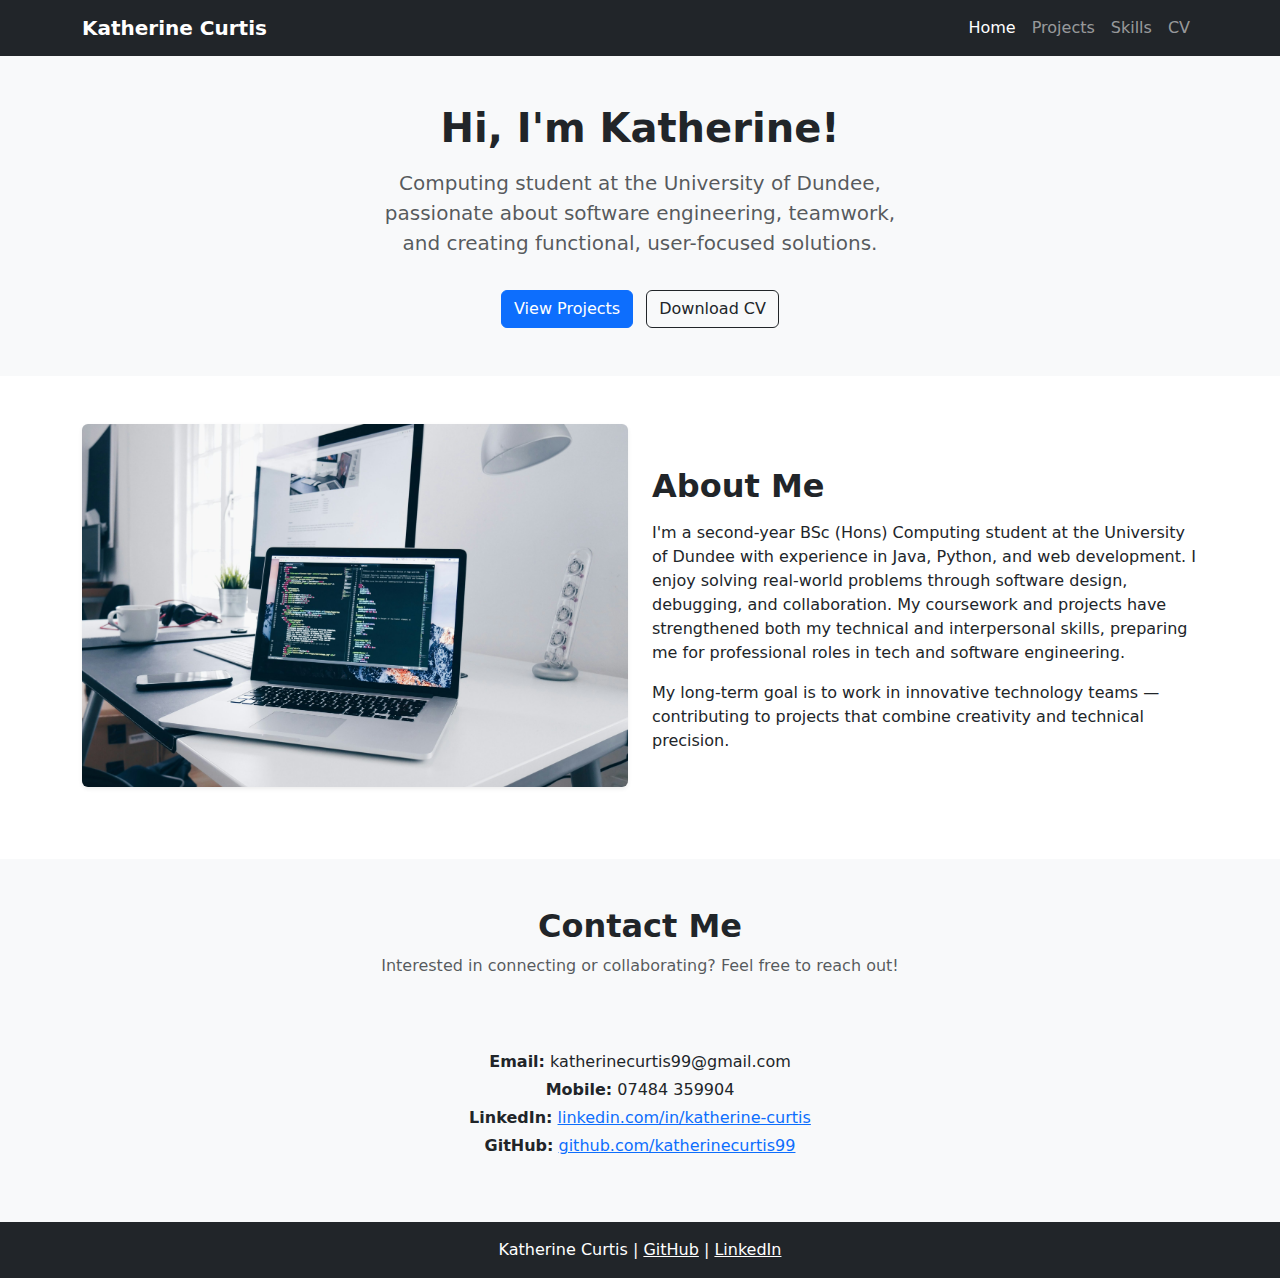
<file: index.html>
<!DOCTYPE html>

<html>

<head>
  <meta charset="UTF-8" />
  <meta name="viewport" content="width=device-width, initial-scale=1.0" />
  <title>Katherine Curtis | Portfolio</title>
  <link href="https://cdn.jsdelivr.net/npm/bootstrap@5.3.2/dist/css/bootstrap.min.css" rel="stylesheet">
  <link href="style.css" rel="stylesheet">
</head>

  <body>
    <!-- Navbar -->
    <nav class="navbar navbar-expand-lg navbar-dark bg-dark">
    <div class="container">
      <a class="navbar-brand fw-bold" href="index.html">Katherine Curtis</a>
      <button class="navbar-toggler" type="button" data-bs-toggle="collapse" data-bs-target="#navbarNav">
        <span class="navbar-toggler-icon"></span>
      </button>
      <div class="collapse navbar-collapse" id="navbarNav">
        <ul class="navbar-nav ms-auto">
          <li class="nav-item"><a class="nav-link active" href="index.html">Home</a></li>
          <li class="nav-item"><a class="nav-link" href="projects.html">Projects</a></li>
          <li class="nav-item"><a class="nav-link" href="skills.html">Skills</a></li>
          <li class="nav-item"><a class="nav-link" href="assets/pdfs/KatherineCurtisCV.pdf" target="_blank">CV</a></li>
        </ul>
      </div>
    </div>
  </nav>

  <!-- Intro Section -->
  <section class="py-5 text-center bg-light">
      <div class="container">
      <div class="row align-items-center">
        <div class="col-lg-6 mx-auto">
          <h1 class="fw-bold mb-3">Hi, I'm Katherine!</h1>
          <p class="lead text-muted">
            Computing student at the University of Dundee, passionate about software engineering, teamwork, and creating functional, user-focused solutions.
          </p>
          <a href="projects.html" class="btn btn-primary mt-3 me-2">View Projects</a>
          <a href="assets/pdfs/KatherineCurtisCV.pdf" class="btn btn-outline-dark mt-3" target="_blank">Download CV</a>
        </div>
      </div>
    </div>
  </section>

  <!-- About Section -->
  <section class="py-5">
    <div class="container">
      <div class="row align-items-center">
        <div class="col-lg-6">
          <img src="assets/images/code.jpg" class="img-fluid rounded shadow-sm mb-4" alt="Coding">
        </div>
        <div class="col-lg-6">
          <h2 class="fw-bold mb-3">About Me</h2>
          <p>
            I'm a second-year BSc (Hons) Computing student at the University of Dundee with experience in Java, Python, and web development. 
            I enjoy solving real-world problems through software design, debugging, and collaboration. 
            My coursework and projects have strengthened both my technical and interpersonal skills, preparing me for professional roles in tech and software engineering.
          </p>
          <p>
            My long-term goal is to work in innovative technology teams — contributing to projects that combine creativity and technical precision.
          </p>
        </div>
      </div>
    </div>
  </section>

  <!-- Contact Section -->
  <section class="py-5 bg-light">
    <div class="container">
      <div class="text-center mb-5">
        <h2 class="fw-bold">Contact Me</h2>
        <p class="text-muted">Interested in connecting or collaborating? Feel free to reach out!</p>
      </div>

      <div class="row justify-content-center">
        <div class="col-md-8">

          <div class="text-center mt-4">
            <p class="mb-1"><strong>Email:</strong> katherinecurtis99@gmail.com</p>
            <p class="mb-1"><strong>Mobile:</strong> 07484 359904</p>
            <p class="mb-1"><strong>LinkedIn:</strong> <a href="https://www.linkedin.com/in/katherine-curtis-75aab8288/" target="_blank">linkedin.com/in/katherine-curtis</a></p>
            <p><strong>GitHub:</strong> <a href="https://github.com/katherinecurtis99" target="_blank">github.com/katherinecurtis99</a></p>
          </div>
        </div>
      </div>
    </div>
  </section>

  <!-- Footer -->
  <footer class="bg-dark text-white py-3 text-center">
    <p class="mb-0"> Katherine Curtis | <a href="https://github.com/katherinecurtis99" class="text-white text-decoration-underline">GitHub</a> | <a href="https://www.linkedin.com/in/katherine-curtis-75aab8288/" class="text-white text-decoration-underline">LinkedIn</a></p>
  </footer>

  <script src="https://cdn.jsdelivr.net/npm/bootstrap@5.3.2/dist/js/bootstrap.bundle.min.js"></script>

  </body>
</html>
</file>
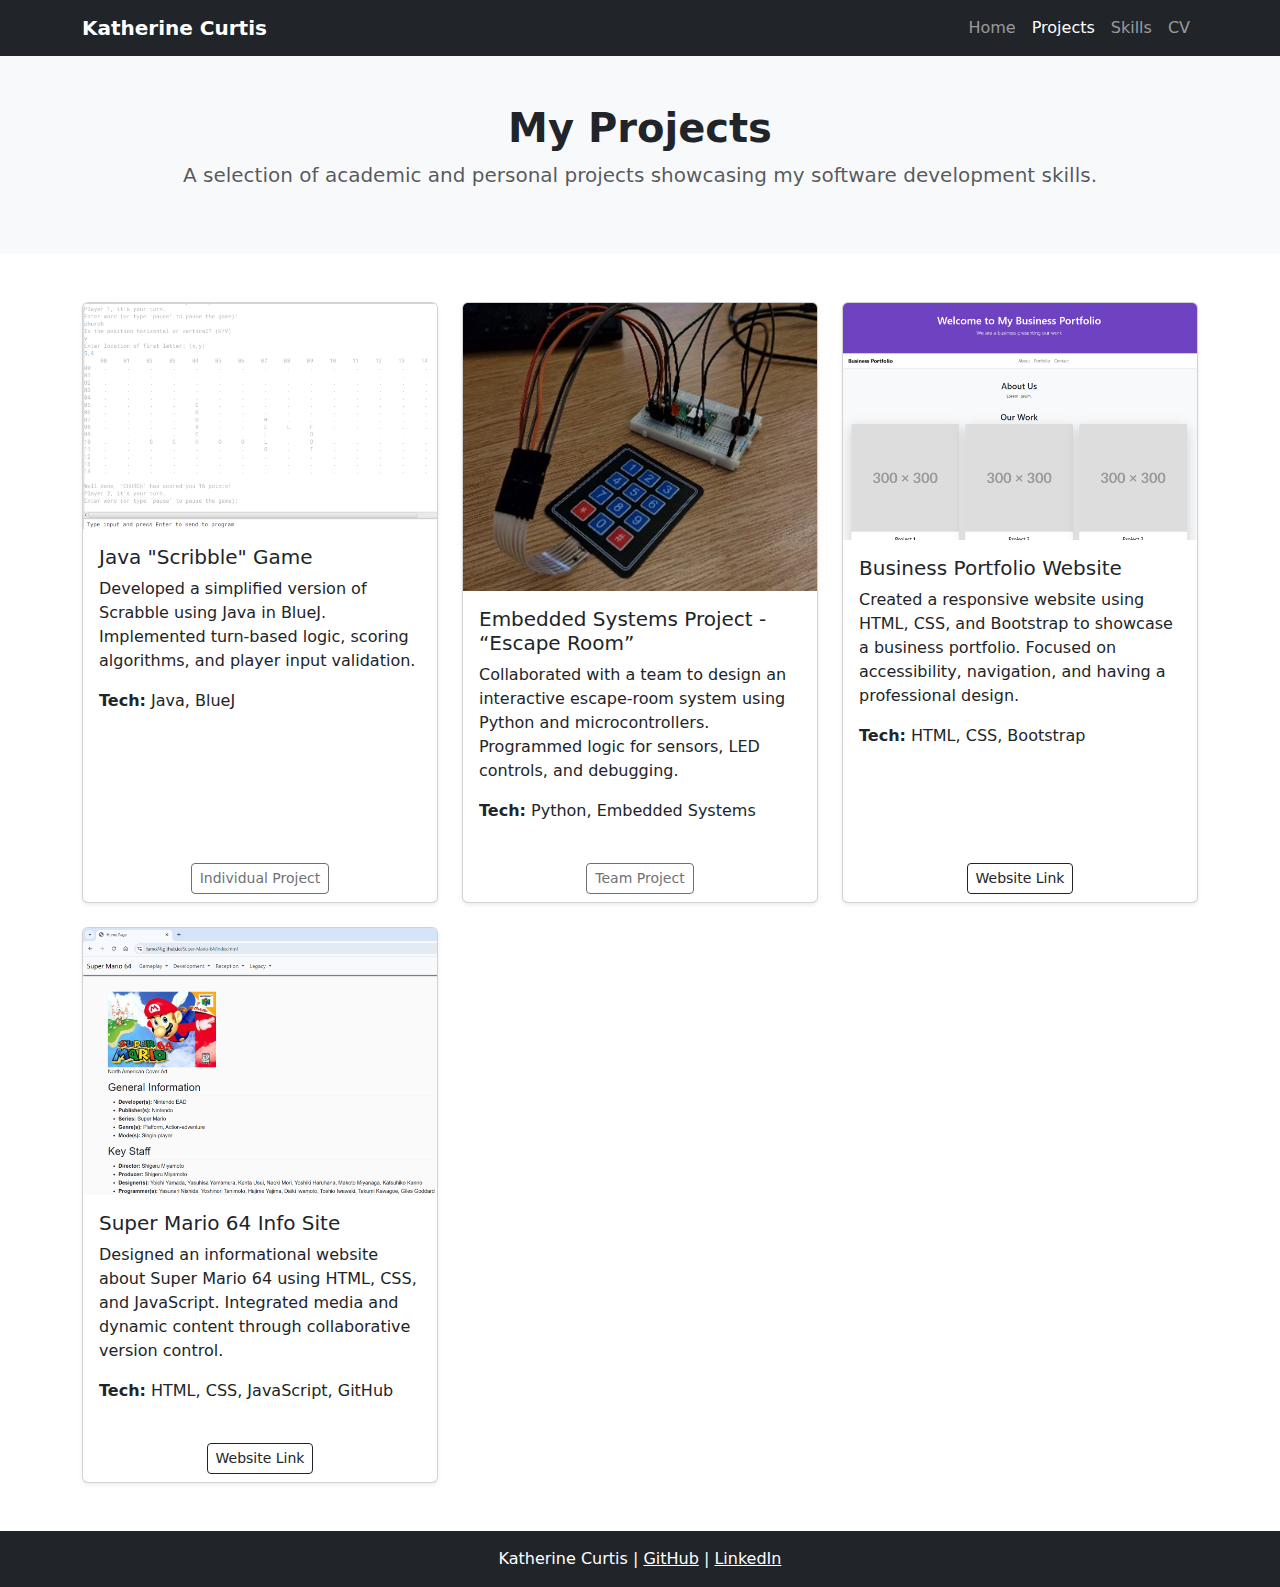
<file: projects.html>
<!DOCTYPE html>

<html>

<head>
    <meta charset="UTF-8" />
    <meta name="viewport" content="width=device-width, initial-scale=1.0" />
    <title>Projects | Katherine Curtis</title>
    <link href="https://cdn.jsdelivr.net/npm/bootstrap@5.3.2/dist/css/bootstrap.min.css" rel="stylesheet">
    <link href="style.css" rel="stylesheet">
</head>

<body>

    <!-- Navbar -->
    <nav class="navbar navbar-expand-lg navbar-dark bg-dark">
    <div class="container">
        <a class="navbar-brand fw-bold" href="index.html">Katherine Curtis</a>
        <button class="navbar-toggler" type="button" data-bs-toggle="collapse" data-bs-target="#navbarNav">
            <span class="navbar-toggler-icon"></span>
        </button>
        <div class="collapse navbar-collapse" id="navbarNav">
            <ul class="navbar-nav ms-auto">
            <li class="nav-item"><a class="nav-link" href="index.html">Home</a></li>
            <li class="nav-item"><a class="nav-link active" href="projects.html">Projects</a></li>
            <li class="nav-item"><a class="nav-link" href="skills.html">Skills</a></li>
            <li class="nav-item"><a class="nav-link" href="assets/pdfs/KatherineCurtisCV.pdf" target="_blank">CV</a></li>
        </ul>
        </div>
    </div>
    </nav>

    <!-- Page Header -->
    <header class="py-5 bg-light text-center">
    <div class="container">
        <h1 class="fw-bold">My Projects</h1>
        <p class="lead text-muted">A selection of academic and personal projects showcasing my software development skills.</p>
    </div>
    </header>

    <!-- Projects Grid -->
    <section class="py-5">
    <div class="container">
        <div class="row g-4">

        <!-- Project 1 -->
        <div class="col-md-6 col-lg-4">
            <div class="card h-100 shadow-sm">
            <img src="assets/images/scrabble.png" class="card-img-top" alt="Java Scrabble Game">
            <div class="card-body">
                <h5 class="card-title">Java "Scribble" Game</h5>
                <p class="card-text">Developed a simplified version of Scrabble using Java in BlueJ.
                     Implemented turn-based logic, scoring algorithms, and player input validation.</p>
                <p><strong>Tech:</strong> Java, BlueJ</p>
            </div>
            <div class="card-footer text-center bg-transparent border-0">
                <a href="#" class="btn btn-outline-dark btn-sm disabled">Individual Project</a>
            </div>
            </div>
        </div>

        <!-- Project 2 -->
        <div class="col-md-6 col-lg-4">
            <div class="card h-100 shadow-sm">
            <img src="assets/images/escape-room.jpg" class="card-img-top" alt="Embedded Systems Escape Room">
            <div class="card-body">
                <h5 class="card-title">Embedded Systems Project - “Escape Room”</h5>
                <p class="card-text">Collaborated with a team to design an interactive escape-room system
                     using Python and microcontrollers. Programmed logic for sensors, LED controls, and debugging.</p>
                <p><strong>Tech:</strong> Python, Embedded Systems</p>
            </div>
            <div class="card-footer text-center bg-transparent border-0">
                <a href="#" class="btn btn-outline-dark btn-sm disabled">Team Project</a>
            </div>
            </div>
        </div>

        <!-- Project 3 -->
        <div class="col-md-6 col-lg-4">
            <div class="card h-100 shadow-sm">
            <img src="assets/images/portfolio.png" class="card-img-top" alt="Business Portfolio Website">
            <div class="card-body">
                <h5 class="card-title">Business Portfolio Website</h5>
                <p class="card-text">Created a responsive website using HTML, CSS, and Bootstrap to showcase
                     a business portfolio. Focused on accessibility, navigation, and having a professional design.</p>
                <p><strong>Tech:</strong> HTML, CSS, Bootstrap</p>
            </div>
            <div class="card-footer text-center bg-transparent border-0">
                <a href="https://katherinecurtis99.github.io/Web-Dev-Assignment/#" class="btn btn-outline-dark btn-sm">Website Link</a>
            </div>
            </div>
        </div>

        <!-- Project 4 -->
        <div class="col-md-6 col-lg-4">
            <div class="card h-100 shadow-sm">
            <img src="assets/images/mario64.png" class="card-img-top" alt="Super Mario 64 Info Site">
            <div class="card-body">
                <h5 class="card-title">Super Mario 64 Info Site</h5>
                <p class="card-text">Designed an informational website about Super Mario 64 using HTML,
                     CSS, and JavaScript. Integrated media and dynamic content through collaborative version control.</p>
                <p><strong>Tech:</strong> HTML, CSS, JavaScript, GitHub</p>
            </div>
            <div class="card-footer text-center bg-transparent border-0">
                <a href="https://tamo74.github.io/Super-Mario-64/index.html" class="btn btn-outline-dark btn-sm">Website Link</a>
            </div>
            </div>
        </div>

        </div>
    </div>
    </section>

    <!-- Footer -->
    <footer class="bg-dark text-white py-3 text-center">
        <p class="mb-0"> Katherine Curtis | <a href="https://github.com/katherinecurtis99" class="text-white text-decoration-underline">GitHub</a> | <a href="https://www.linkedin.com/in/katherine-curtis-75aab8288/" class="text-white text-decoration-underline">LinkedIn</a></p>
    </footer>

    <script src="https://cdn.jsdelivr.net/npm/bootstrap@5.3.2/dist/js/bootstrap.bundle.min.js"></script>

</body>
</html>
</file>
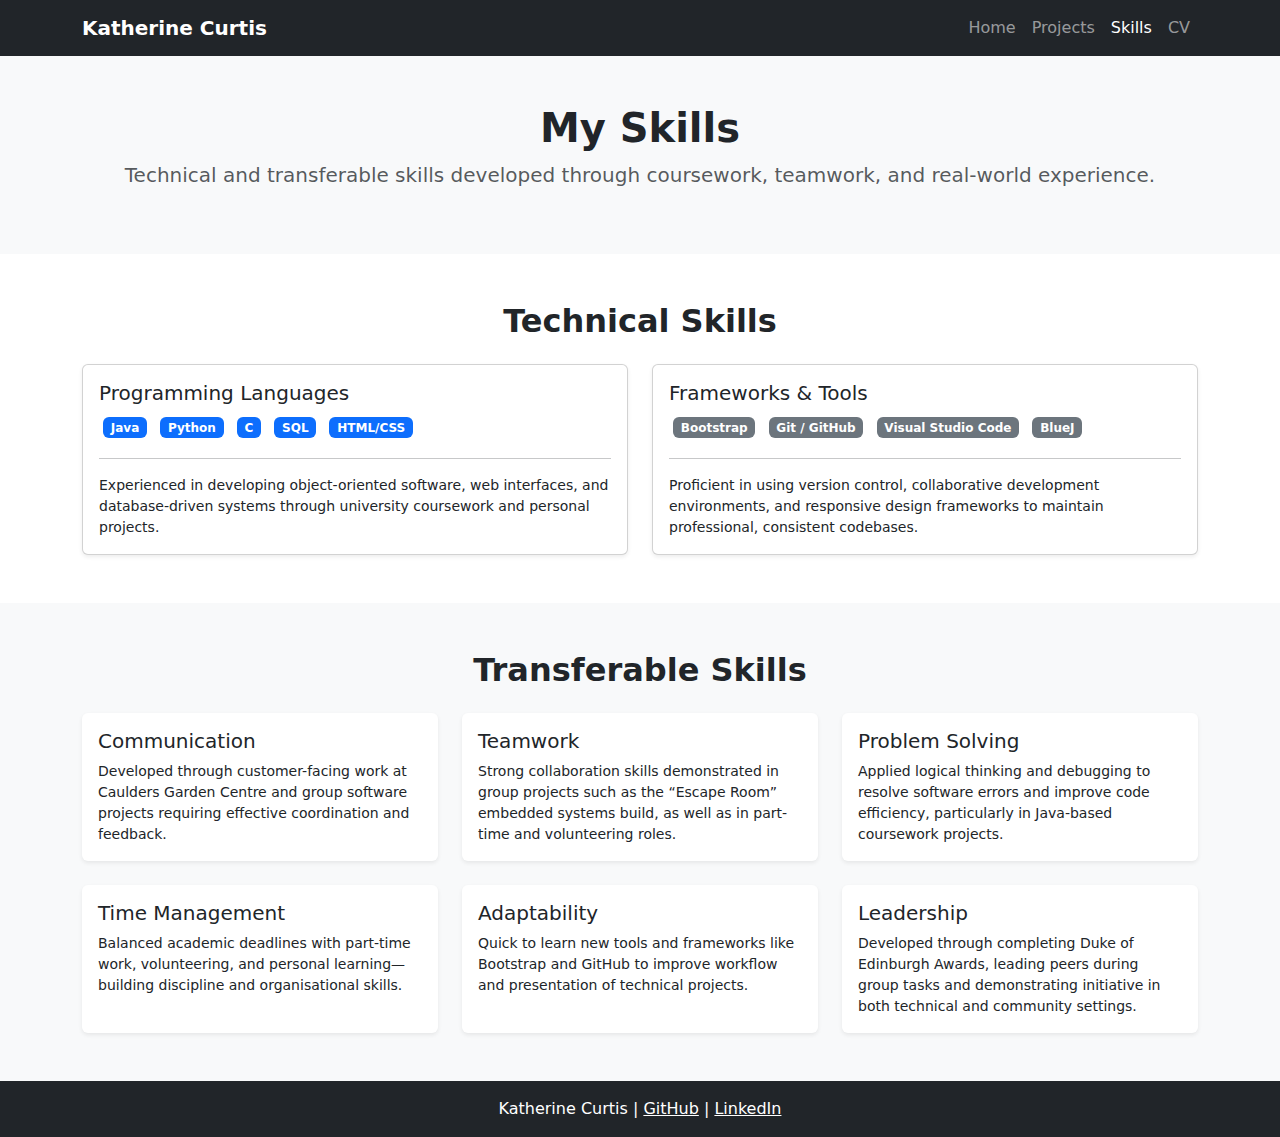
<file: skills.html>
<!DOCTYPE html>

<html>

<head>
    <meta charset="UTF-8" />
    <meta name="viewport" content="width=device-width, initial-scale=1.0" />
    <title>Skills | Katherine Curtis</title>
    <link href="https://cdn.jsdelivr.net/npm/bootstrap@5.3.2/dist/css/bootstrap.min.css" rel="stylesheet">
    <link href="style.css" rel="stylesheet">
</head>

<body>
    <!-- Navbar -->
    <nav class="navbar navbar-expand-lg navbar-dark bg-dark">
        <div class="container">
        <a class="navbar-brand fw-bold" href="index.html">Katherine Curtis</a>
        <button class="navbar-toggler" type="button" data-bs-toggle="collapse" data-bs-target="#navbarNav">
            <span class="navbar-toggler-icon"></span>
        </button>
        <div class="collapse navbar-collapse" id="navbarNav">
        <ul class="navbar-nav ms-auto">
            <li class="nav-item"><a class="nav-link" href="index.html">Home</a></li>
            <li class="nav-item"><a class="nav-link" href="projects.html">Projects</a></li>
            <li class="nav-item"><a class="nav-link active" href="skills.html">Skills</a></li>
            <li class="nav-item"><a class="nav-link" href="assets/pdfs/KatherineCurtisCV.pdf" target="_blank">CV</a></li>
        </ul>
        </div>
    </div>
    </nav>

    <!-- Header -->
    <header class="py-5 bg-light text-center">
    <div class="container">
        <h1 class="fw-bold">My Skills</h1>
        <p class="lead text-muted">Technical and transferable skills developed through coursework, teamwork,
             and real-world experience.</p>
    </div>
    </header>

    <!-- Technical Skills -->
    <section class="py-5">
    <div class="container">
        <h2 class="fw-bold mb-4 text-center">Technical Skills</h2>
        <div class="row g-4">

    <!-- Programming Languages -->
        <div class="col-md-6">
            <div class="card h-100 shadow-sm">
            <div class="card-body">
                <h5 class="card-title">Programming Languages</h5>
                <span class="badge bg-primary m-1">Java</span>
                <span class="badge bg-primary m-1">Python</span>
                <span class="badge bg-primary m-1">C</span>
                <span class="badge bg-primary m-1">SQL</span>
                <span class="badge bg-primary m-1">HTML/CSS</span>
                <hr>
                <p class="card-text small">Experienced in developing object-oriented software,
                     web interfaces, and database-driven systems through university coursework and personal projects.</p>
            </div>
            </div>
        </div>

    <!-- Tools and Frameworks -->
        <div class="col-md-6">
            <div class="card h-100 shadow-sm">
            <div class="card-body">
                <h5 class="card-title">Frameworks & Tools</h5>
                <span class="badge bg-secondary m-1">Bootstrap</span>
                <span class="badge bg-secondary m-1">Git / GitHub</span>
                <span class="badge bg-secondary m-1">Visual Studio Code</span>
                <span class="badge bg-secondary m-1">BlueJ</span>
                <hr>
                <p class="card-text small">Proficient in using version control, collaborative
                     development environments, and responsive design frameworks to maintain professional, consistent codebases.</p>
            </div>
            </div>
        </div>
        </div>
    </div>
    </section>

    <!-- Transferable Skills -->
    <section class="py-5 bg-light">
    <div class="container">
        <h2 class="fw-bold mb-4 text-center">Transferable Skills</h2>
        <div class="row g-4">

        <!-- Communication -->
        <div class="col-md-6 col-lg-4">
            <div class="card h-100 shadow-sm border-0">
            <div class="card-body">
                <h5 class="card-title">Communication</h5>
                <p class="card-text small">Developed through customer-facing work at Caulders 
                    Garden Centre and group software projects requiring effective coordination and feedback.</p>
            </div>
            </div>
        </div>

    <!-- Teamwork -->
        <div class="col-md-6 col-lg-4">
            <div class="card h-100 shadow-sm border-0">
            <div class="card-body">
                <h5 class="card-title">Teamwork</h5>
                <p class="card-text small">Strong collaboration skills demonstrated in group
                     projects such as the “Escape Room” embedded systems build, as well as in part-time and volunteering roles.</p>
            </div>
            </div>
        </div>

        <!-- Problem Solving -->
        <div class="col-md-6 col-lg-4">
            <div class="card h-100 shadow-sm border-0">
            <div class="card-body">
                <h5 class="card-title">Problem Solving</h5>
                <p class="card-text small">Applied logical thinking and debugging to resolve software
                     errors and improve code efficiency, particularly in Java-based coursework projects.</p>
            </div>
            </div>
        </div>

        <!-- Time Management -->
        <div class="col-md-6 col-lg-4">
            <div class="card h-100 shadow-sm border-0">
            <div class="card-body">
                <h5 class="card-title">Time Management</h5>
                <p class="card-text small">Balanced academic deadlines with part-time work, volunteering,
                     and personal learning—building discipline and organisational skills.</p>
            </div>
            </div>
        </div>

        <!-- Adaptability -->
        <div class="col-md-6 col-lg-4">
            <div class="card h-100 shadow-sm border-0">
            <div class="card-body">
                <h5 class="card-title">Adaptability</h5>
                <p class="card-text small">Quick to learn new tools and frameworks like Bootstrap and 
                    GitHub to improve workflow and presentation of technical projects.</p>
            </div>
            </div>
        </div>

        <!-- Leadership -->
        <div class="col-md-6 col-lg-4">
            <div class="card h-100 shadow-sm border-0">
            <div class="card-body">
                <h5 class="card-title">Leadership</h5>
                <p class="card-text small">Developed through completing Duke of Edinburgh Awards, leading 
                    peers during group tasks and demonstrating initiative in both technical and community settings.</p>
            </div>
            </div>
        </div>

        </div>
    </div>
    </section>

    <!-- Footer -->
    <footer class="bg-dark text-white py-3 text-center">
    <p class="mb-0"> Katherine Curtis | <a href="https://github.com/katherinecurtis99" class="text-white text-decoration-underline">GitHub</a> | <a href="https://www.linkedin.com/in/katherine-curtis-75aab8288/" class="text-white text-decoration-underline">LinkedIn</a></p>
    </footer>

    <script src="https://cdn.jsdelivr.net/npm/bootstrap@5.3.2/dist/js/bootstrap.bundle.min.js"></script>
</body>
</html>
</file>
<file: style.css>

</file>
